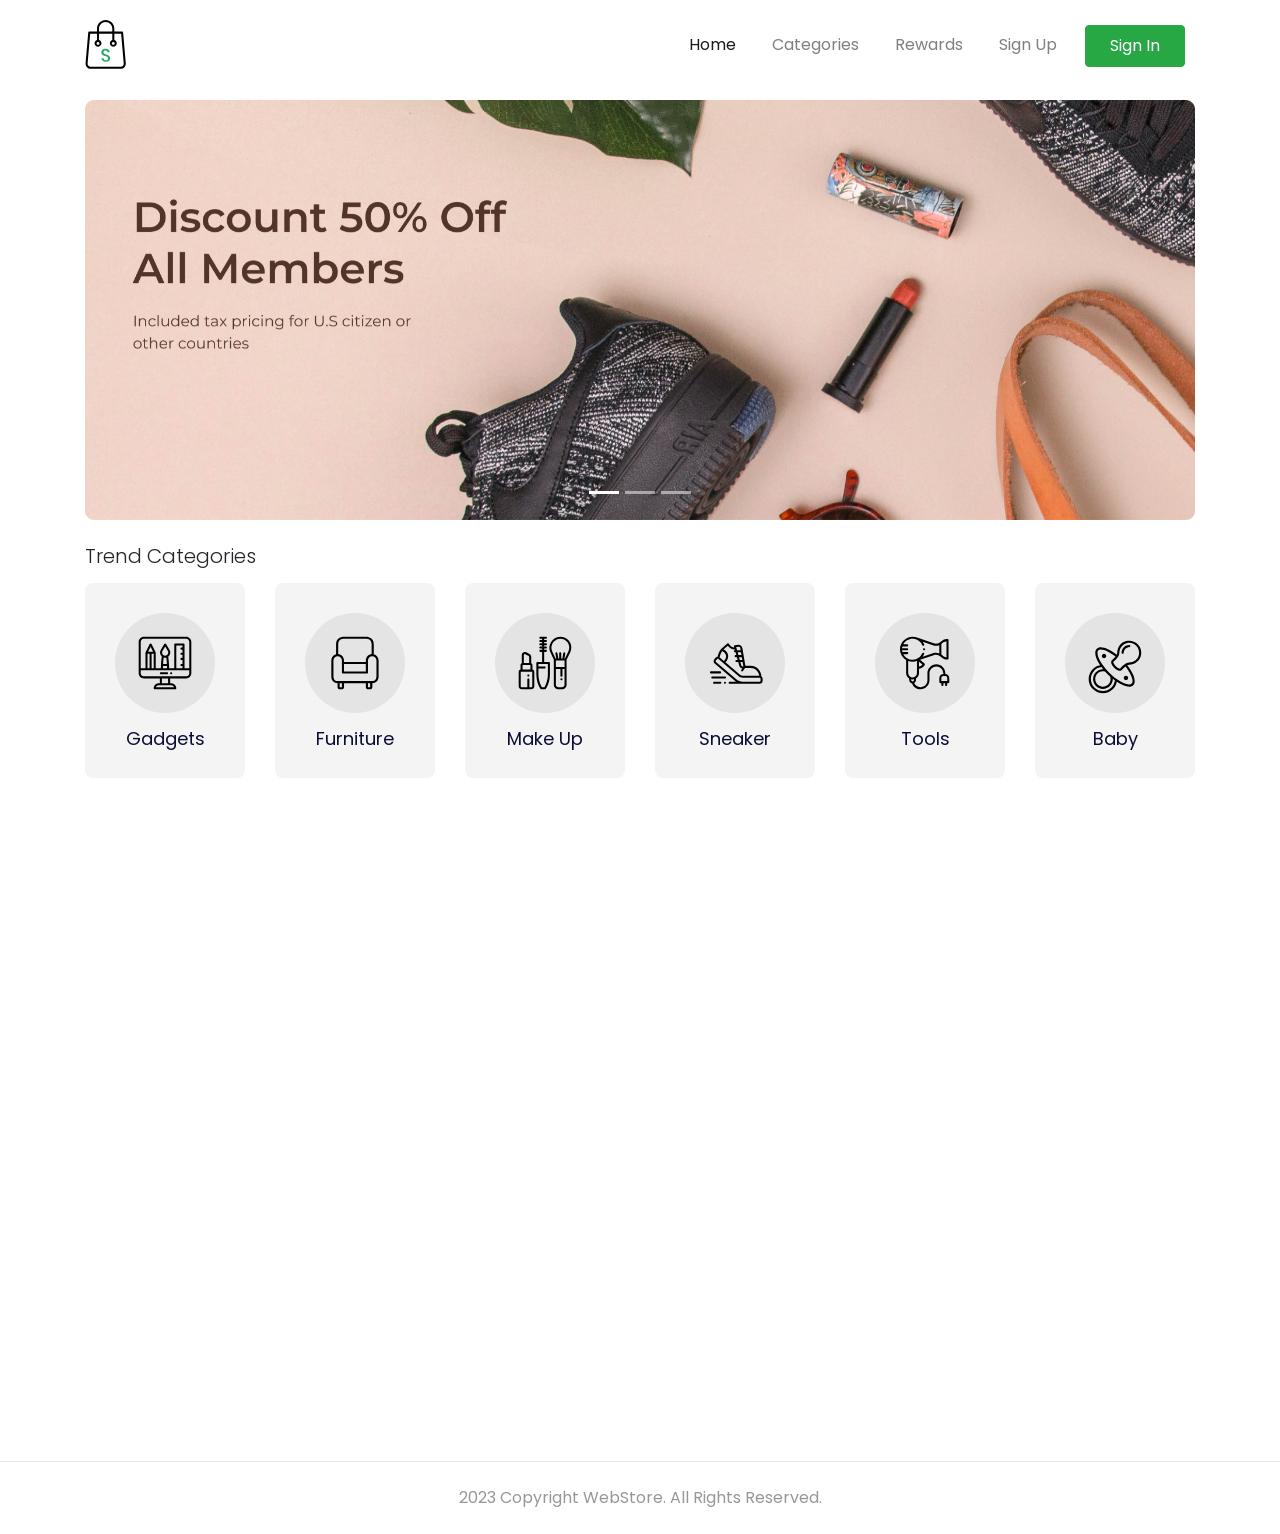
<file: index.html>
<!DOCTYPE html>
<html lang="en">

<head>
  <meta charset="utf-8" />
  <meta name="viewport" content="width=device-width, initial-scale=1, shrink-to-fit=no" />
  <meta name="description" content="" />
  <meta name="author" content="" />

  <title>Store - Your Best Marketplace</title>

  <link href="https://unpkg.com/aos@2.3.1/dist/aos.css" rel="stylesheet" />
  <link href="style/main.css" rel="stylesheet" />
  <!-- <link rel="stylesheet" href="vendor/bootstrap/css/bootstrap.min.css" /> -->
</head>

<body>
  <nav class="navbar navbar-expand-lg navbar-light navbar-store fixed-top navbar-fixed-top" data-aos="fade-down">
    <div class="container">
      <a href="/index.html" class="navbar-brand">
        <img src="images/logo.svg" alt="logo" class="" />
      </a>
      <button class="navbar-toggler" type="button" data-toggle="collapse" data-target="#navbarResponsive">
        <span class="navbar-toggler-icon"></span>
      </button>
      <div class="collapse navbar-collapse" id="navbarResponsive">
        <ul class="navbar-nav ml-auto">
          <li class="nav-item active">
            <a href="/index.html" class="nav-link">Home</a>
          </li>
          <li class="nav-item">
            <a href="/categories.html" class="nav-link">Categories</a>
          </li>
          <li class="nav-item">
            <a href="#" class="nav-link">Rewards</a>
          </li>
          <li class="nav-item">
            <a href="/register.html" class="nav-link">Sign Up</a>
          </li>
          <li class="nav-item">
            <a href="/login.html" class="btn btn-success nav-link px-4 text-white">Sign In</a>
          </li>
        </ul>
      </div>
    </div>
  </nav>

  <!-- Page Content -->
  <div class="page-content page-home">
    <section class="store-carousel">
      <div class="container">
        <div class="row">
          <div class="col-lg-12" data-aos="zoom-in">
            <div id="storeCarousel" class="carousel slide" data-ride="carousel">
              <ol class="carousel-indicators">
                <li class="active" data-target="#storeCarousel" data-slide-to="0"></li>
                <li data-target="#storeCarousel" data-slide-to="1"></li>
                <li data-target="#storeCarousel" data-slide-to="2"></li>
              </ol>
              <div class="carousel-inner">
                <div class="carousel-item active">
                  <img src="/images/banner.jpg" alt="Carousel" class="d-block w-100" />
                </div>
                <div class="carousel-item">
                  <img src="/images/banner.jpg" alt="Carousel" class="d-block w-100" />
                </div>
                <div class="carousel-item">
                  <img src="/images/banner.jpg" alt="Carousel" class="d-block w-100" />
                </div>
              </div>
            </div>
          </div>
        </div>
      </div>
    </section>
    <section class="store-trend-categories mt-4">
      <div class="container">
        <div class="row">
          <div class="col-12" data-aos="fade-up">
            <h5>Trend Categories</h5>
          </div>
        </div>
        <div class="row">
          <div class="col-6 col-md-3 col-lg-2" data-aos="fade-up" data-aos-delay="100">
            <a href="#" class="component-categories d-block">
              <div class="categories-image">
                <img src="images/categories-gadgets.svg" alt="" class="w-100" />
                <p class="categories-text">Gadgets</p>
              </div>
            </a>
          </div>
          <div class="col-6 col-md-3 col-lg-2" data-aos="fade-up" data-aos-delay="200">
            <a href="#" class="component-categories d-block">
              <div class="categories-image">
                <img src="images/categories-furniture.svg" alt="" class="w-100" />
                <p class="categories-text">Furniture</p>
              </div>
            </a>
          </div>
          <div class="col-6 col-md-3 col-lg-2" data-aos="fade-up" data-aos-delay="300">
            <a href="#" class="component-categories d-block">
              <div class="categories-image">
                <img src="images/categories-makeup.svg" alt="" class="w-100" />
                <p class="categories-text">Make Up</p>
              </div>
            </a>
          </div>
          <div class="col-6 col-md-3 col-lg-2" data-aos="fade-up" data-aos-delay="400">
            <a href="#" class="component-categories d-block">
              <div class="categories-image">
                <img src="images/categories-sneaker.svg" alt="" class="w-100" />
                <p class="categories-text">Sneaker</p>
              </div>
            </a>
          </div>
          <div class="col-6 col-md-3 col-lg-2" data-aos="fade-up" data-aos-delay="500">
            <a href="#" class="component-categories d-block">
              <div class="categories-image">
                <img src="images/categories-tools.svg" alt="" class="w-100" />
                <p class="categories-text">Tools</p>
              </div>
            </a>
          </div>
          <div class="col-6 col-md-3 col-lg-2" data-aos="fade-up" data-aos-delay="600">
            <a href="#" class="component-categories d-block">
              <div class="categories-image">
                <img src="images/categories-baby.svg" alt="" class="w-100" />
                <p class="categories-text">Baby</p>
              </div>
            </a>
          </div>
        </div>
      </div>
    </section>
    <!-- Products Content -->
    <section class="store-new-products">
      <div class="container">
        <div class="row">
          <div class="col-12" data-aos="fade-up">
            <h5>New Products</h5>
          </div>
        </div>
        <div class="row">
          <div class="col-6 col-md-4 col-lg-3" data-aos="fade-up" data-aos-delay="100">
            <a href="/details.html" class="component-products d-block">
              <div class="products-thumbnail">
                <div class="products-image" style="background-image: url('/images/products-apple-watch.jpg');">

                </div>

              </div>
              <div class="products-text">
                Apple Watch 4
              </div>
              <div class="products-price">
                $898
              </div>
            </a>
          </div>
          <div class="col-6 col-md-4 col-lg-3" data-aos="fade-up" data-aos-delay="200">
            <a href="/details.html" class="component-products d-block">
              <div class="products-thumbnail">
                <div class="products-image" style="background-image: url('/images/products-orange-bogotta.jpg');">

                </div>

              </div>
              <div class="products-text">
                Orange Bogotta
              </div>
              <div class="products-price">
                $94,509
              </div>
            </a>
          </div>
          <div class="col-6 col-md-4 col-lg-3" data-aos="fade-up" data-aos-delay="300">
            <a href="/details.html" class="component-products d-block">
              <div class="products-thumbnail">
                <div class="products-image" style="background-image: url('/images/products-sofa-ternyaman.jpg');">

                </div>

              </div>
              <div class="products-text">
                Sofa Ternyaman
              </div>
              <div class="products-price">
                $1,409
              </div>
            </a>
          </div>
          <div class="col-6 col-md-4 col-lg-3" data-aos="fade-up" data-aos-delay="400">
            <a href="/details.html" class="component-products d-block">
              <div class="products-thumbnail">
                <div class="products-image" style="background-image: url('/images/products-bubuk-maketti.jpg');">

                </div>

              </div>
              <div class="products-text">
                Bubuk Maketti
              </div>
              <div class="products-price">
                $225
              </div>
            </a>
          </div>
          <div class="col-6 col-md-4 col-lg-3" data-aos="fade-up" data-aos-delay="500">
            <a href="/details.html" class="component-products d-block">
              <div class="products-thumbnail">
                <div class="products-image" style="background-image: url('/images/products-tatakan-gelas.jpg');">

                </div>

              </div>
              <div class="products-text">
                Tatakan Gelas
              </div>
              <div class="products-price">
                $45,184
              </div>
            </a>
          </div>
          <div class="col-6 col-md-4 col-lg-3" data-aos="fade-up" data-aos-delay="600">
            <a href="/details.html" class="component-products d-block">
              <div class="products-thumbnail">
                <div class="products-image" style="background-image: url('/images/products-mavic-kawe.jpg');">

                </div>
                
              </div>
              <div class="products-text">
                Mavic Kawe
              </div>
              <div class="products-price">
                $503
              </div>
            </a>
          </div>
          <div class="col-6 col-md-4 col-lg-3" data-aos="fade-up" data-aos-delay="700">
            <a href="/details.html" class="component-products d-block">
              <div class="products-thumbnail">
                <div class="products-image" style="background-image: url('/images/products-black-edition-nike.jpg');">

                </div>

              </div>
              <div class="products-text">
                Black Edition Nike
              </div>
              <div class="products-price">
                $70,482
              </div>
            </a>
          </div>
          <div class="col-6 col-md-4 col-lg-3" data-aos="fade-up" data-aos-delay="800">
            <a href="/details.html" class="component-products d-block">
              <div class="products-thumbnail">
                <div class="products-image" style="background-image: url('/images/products-monkey-toys.jpg');">

                </div>

              </div>
              <div class="products-text">
                Monkey Toys
              </div>
              <div class="products-price">
                $783
              </div>
            </a>
          </div>
        </div>
      </div>
    </section>
  </div>

  <!-- Footer -->
  <footer>
    <div class="container">
      <div class="row">
        <div class="col-12 text-center">
          <p class="pt-4 pb-2">
            2023 Copyright WebStore. All Rights Reserved.
          </p>
        </div>
      </div>
    </div>
  </footer>

  <!-- Bootstrap core JavaScript -->
  <script src="/vendor/jquery/jquery.slim.min.js"></script>
  <script src="/vendor/bootstrap/js/bootstrap.bundle.min.js"></script>
  <script src="https://unpkg.com/aos@2.3.1/dist/aos.js"></script>
  <script>
    AOS.init();
  </script>
  <script src="/script/navbar-scroll.js"></script>
</body>

</html>
</file>
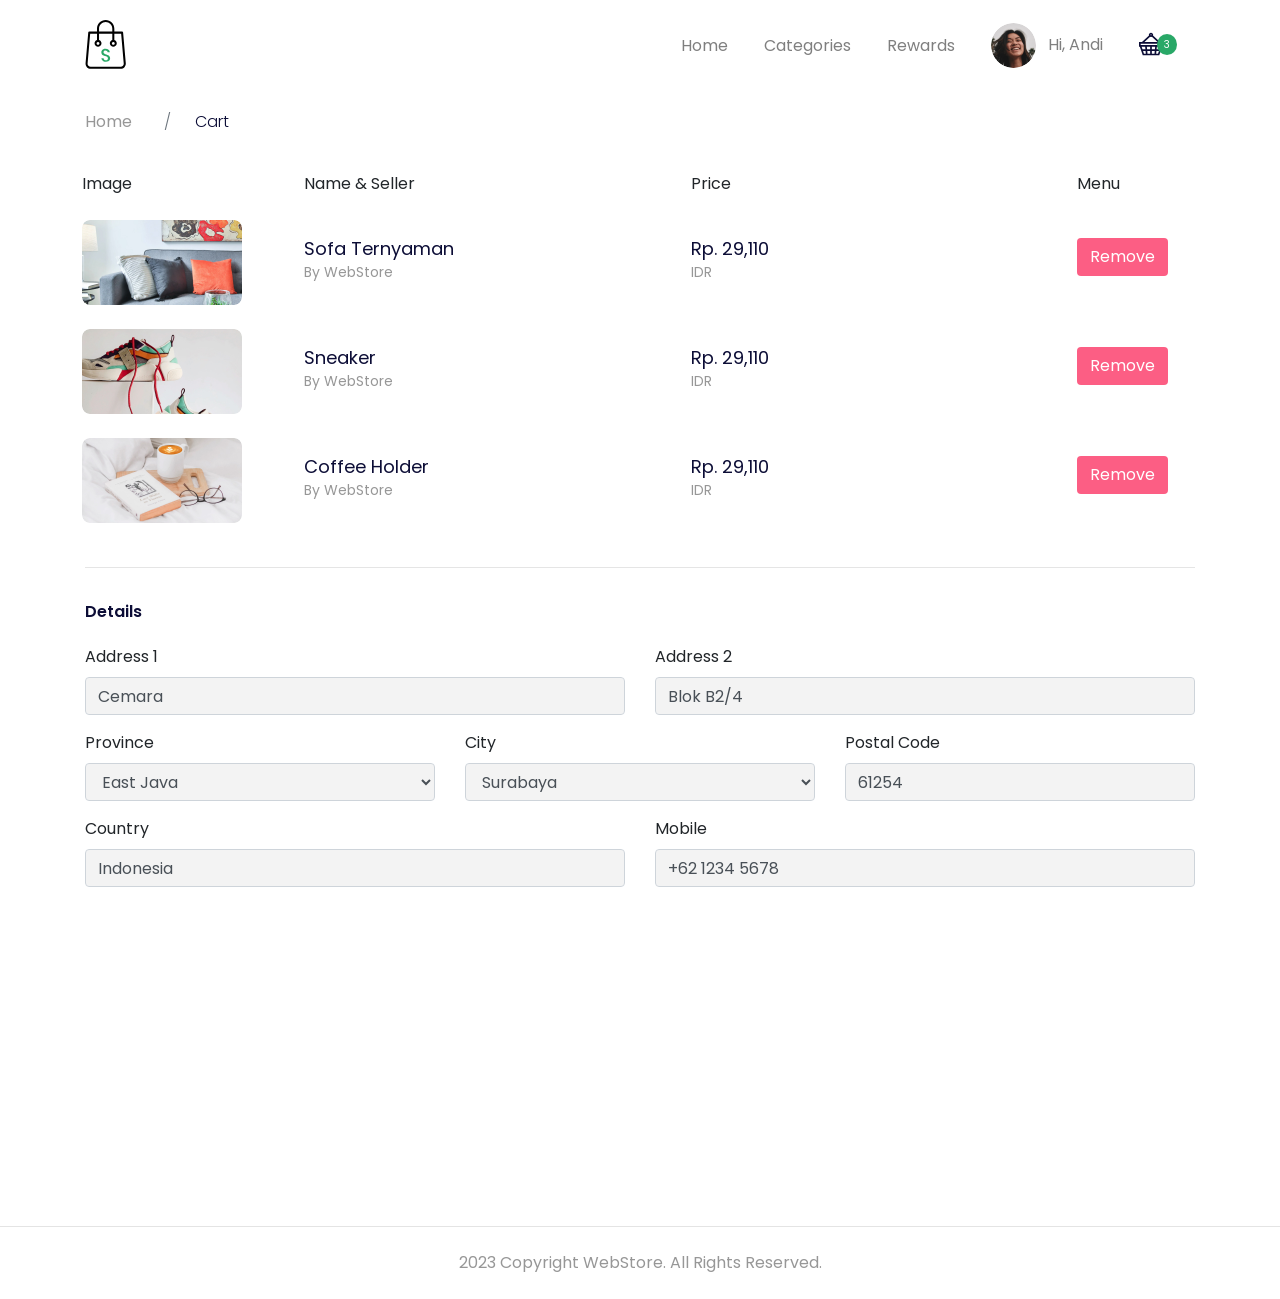
<file: cart.html>
<!DOCTYPE html>
<html lang="en">

<head>
  <meta charset="utf-8" />
  <meta name="viewport" content="width=device-width, initial-scale=1, shrink-to-fit=no" />
  <meta name="description" content="" />
  <meta name="author" content="" />

  <title>Store - Your Best Marketplace</title>

  <link href="https://unpkg.com/aos@2.3.1/dist/aos.css" rel="stylesheet" />
  <link href="style/main.css" rel="stylesheet" />
  <!-- <link rel="stylesheet" href="vendor/bootstrap/css/bootstrap.min.css" /> -->
</head>

<body>
  <nav class="navbar navbar-expand-lg navbar-light navbar-store fixed-top navbar-fixed-top" data-aos="fade-down">
    <div class="container">
      <a href="/index.html" class="navbar-brand">
        <img src="images/logo.svg" alt="logo" class="" />
      </a>
      <button class="navbar-toggler" type="button" data-toggle="collapse" data-target="#navbarResponsive">
        <span class="navbar-toggler-icon"></span>
      </button>
      <div class="collapse navbar-collapse" id="navbarResponsive">
        <ul class="navbar-nav ml-auto">
          <li class="nav-item">
            <a href="/index.html" class="nav-link">Home</a>
          </li>
          <li class="nav-item ">
            <a href="/categories.html" class="nav-link">Categories</a>
          </li>
          <li class="nav-item">
            <a href="#" class="nav-link">Rewards</a>
          </li>


        </ul>
        <!-- Desktop Menu -->
        <ul class="navbar-nav d-none d-lg-flex">
          <li class="nav-item dropdown">
            <a href="#" class="nav-link" id="navbarDropdown" role="button" data-toggle="dropdown">
              <img src="/images/icon-user.png" alt="" class="rounded-circle mr-2 profile-picture">
              Hi, Andi
            </a>
            <div class="dropdown-menu">
              <a href="/dashboard.html" class="dropdown-item">Dashboard</a>
              <a href="/dashboard-account.html" class="dropdown-item">Settings</a>
              <div class="dropdown-divider"></div>
              <a href="/" class="dropdown-item">Logout</a>

            </div>
          </li>
          <li class="nav-item">
            <a href="#" class="nav-link d-inline-block mt-2">
              <img src="/images/icon-cart-filled.svg" alt="">
              <div class="card-badge">3</div>
            </a>
          </li>
        </ul>

        <!-- Mobile Menu -->
        <ul class="navbar-nav d-block d-lg-none">
          <li class="nav-item">
            <a href="#" class="nav-link">Hi, Andi</a>
          </li>
          <li class="nav-item">
            <a href="#" class="nav-link d-inline-block">Cart</a>
          </li>
        </ul>
      </div>
    </div>
  </nav>


  <!-- Page Content -->
  <div class="page-content page-cart">
    <section class="store-breadcrumbs" data-aos="fade-down" data-aos-delay="100">
      <div class="container">
        <div class="row">
          <div class="col-12">
            <nav>
              <ol class="breadcrumb">
                <li class="breadcrumb-item">
                  <a href="/index.html">Home</a>
                </li>
                <li class="breadcrumb-item active">
                  Cart
                </li>
              </ol>
            </nav>
          </div>
        </div>
      </div>
    </section>


    <section class="store-cart">
      <div class="container">
        <div class="row" data-aos="fade-up" data-aos-delay="100">

          <div class="col-12 table-responsive">
            <table class="table table-borderless table-cart">
              <thead>
                <tr>
                  <td>Image</td>
                  <td>Name &amp; Seller</td>
                  <td>Price</td>
                  <td>Menu</td>
                </tr>
              </thead>
              <tbody>
                <tr>
                  <td style="width: 20%;">
                    <img src="/images/product-cart-1.jpg" alt="" class="cart-image">

                  </td>
                  <td style="width: 35%;">
                    <div class="product-title">Sofa Ternyaman</div>
                    <div class="product-subtitle">By WebStore</div>
                  </td>
                  <td style="width: 35%;">
                    <div class="product-title">Rp. 29,110</div>
                    <div class="product-subtitle">IDR</div>
                  </td>
                  <td style="width: 20%;">
                    <a href="#" class="btn btn-remove-cart">
                      Remove
                    </a>
                  </td>
                </tr>
                <tr>
                  <td style="width: 20%;">
                    <img src="/images/product-cart-2.jpg" alt="" class="cart-image">

                  </td>
                  <td style="width: 35%;">
                    <div class="product-title">Sneaker</div>
                    <div class="product-subtitle">By WebStore</div>
                  </td>
                  <td style="width: 35%;">
                    <div class="product-title">Rp. 29,110</div>
                    <div class="product-subtitle">IDR</div>
                  </td>
                  <td style="width: 20%;">
                    <a href="#" class="btn btn-remove-cart">
                      Remove
                    </a>
                  </td>
                </tr>
                <tr>
                  <td style="width: 20%;">
                    <img src="/images/product-cart-3.jpg" alt="" class="cart-image">

                  </td>
                  <td style="width: 35%;">
                    <div class="product-title">Coffee Holder</div>
                    <div class="product-subtitle">By WebStore</div>
                  </td>
                  <td style="width: 35%;">
                    <div class="product-title">Rp. 29,110</div>
                    <div class="product-subtitle">IDR</div>
                  </td>
                  <td style="width: 20%;">
                    <a href="#" class="btn btn-remove-cart">
                      Remove
                    </a>
                  </td>
                </tr>
              </tbody>
            </table>
          </div>
        </div>

        <div class="row" data-aos="fade-up" data-aos-delay="150">
          <div class="col-12">
            <hr>
          </div>
          <div class="col-12">
            <h2 class="mb-4">Details</h2>
          </div>
        </div>

        <div class="row mb-2" data-aos="fade-up" data-aos-delay="200">
          <div class="col-md-6">
            <div class="form-group">
              <label for="addressOne">Address 1</label>
              <input type="text" class="form-control" id="addressOne" name="addressOne" value="Cemara">
            </div>
          </div>

          <div class="col-md-6">
            <div class="form-group">
              <label for="addressTwo">Address 2</label>
              <input type="text" class="form-control" id="addressTwo" name="addressTwo" value="Blok B2/4">
            </div>
          </div>

          <div class="col-md-4">
            <div class="form-group">
              <label for="province">Province</label>
              <select name="province" id="province" class="form-control">
                <option value="East Java">East Java</option>
              </select>
            </div>
          </div>

          <div class="col-md-4">
            <div class="form-group">
              <label for="city">City</label>
              <select name="city" id="city" class="form-control">
                <option value="Surabaya">Surabaya</option>
              </select>
            </div>
          </div>

          <div class="col-md-4">
            <div class="form-group">
              <label for="postalCode">Postal Code</label>
              <input type="text" class="form-control" id="postalCode" name="postalCode" value="61254">
            </div>
          </div>

          <div class="col-md-6">
            <div class="form-group">
              <label for="country">Country</label>
              <input type="text" class="form-control" id="country" name="country" value="Indonesia">
            </div>
          </div>

          <div class="col-md-6">
            <div class="form-group">
              <label for="mobile">Mobile</label>
              <input type="text" class="form-control" id="mobile" name="mobile" value="+62 1234 5678">
            </div>
          </div>

        </div>

        <div class="row" data-aos="fade-up" data-aos-delay="150">
          <div class="col-12">
            <hr>
          </div>
          <div class="col-12">
            <h2 class="mb-4">Payment Informations</h2>
          </div>
        </div>

        <div class="row" data-aos="fade-up" data-aos-delay="200">
          <div class="col-4 col-md-2">
            <div class="product-title">Rp. 150,000</div>
            <div class="product-subtitle">Tax</div>
          </div>

          <div class="col-4 col-md-3">
            <div class="product-title">Rp. 300,000</div>
            <div class="product-subtitle">Product Insurance</div>
          </div>

          <div class="col-4 col-md-2">
            <div class="product-title">Rp. 30,000</div>
            <div class="product-subtitle">Shipment to Surabaya</div>
          </div>

          <div class="col-4 col-md-2">
            <div class="product-title text-success">Rp. 480,000</div>
            <div class="product-subtitle">Total</div>
          </div>

          <div class="col-8 col-md-3">
            <a href="/success.html" class="btn btn-success mt-4 px-4 btn-block">Checkout Now</a>
          </div>

        </div>
      </div>
    </section>






  </div>

  <!-- Footer -->
  <footer>
    <div class="container">
      <div class="row">
        <div class="col-12 text-center">
          <p class="pt-4 pb-2">
            2023 Copyright WebStore. All Rights Reserved.
          </p>
        </div>
      </div>
    </div>
  </footer>

  <!-- Bootstrap core JavaScript -->
  <script src="/vendor/jquery/jquery.slim.min.js"></script>
  <script src="/vendor/bootstrap/js/bootstrap.bundle.min.js"></script>
  <script src="https://unpkg.com/aos@2.3.1/dist/aos.js"></script>
  <script>
    AOS.init();
  </script>

  <script src="/script/navbar-scroll.js"></script>
</body>

</html>
</file>
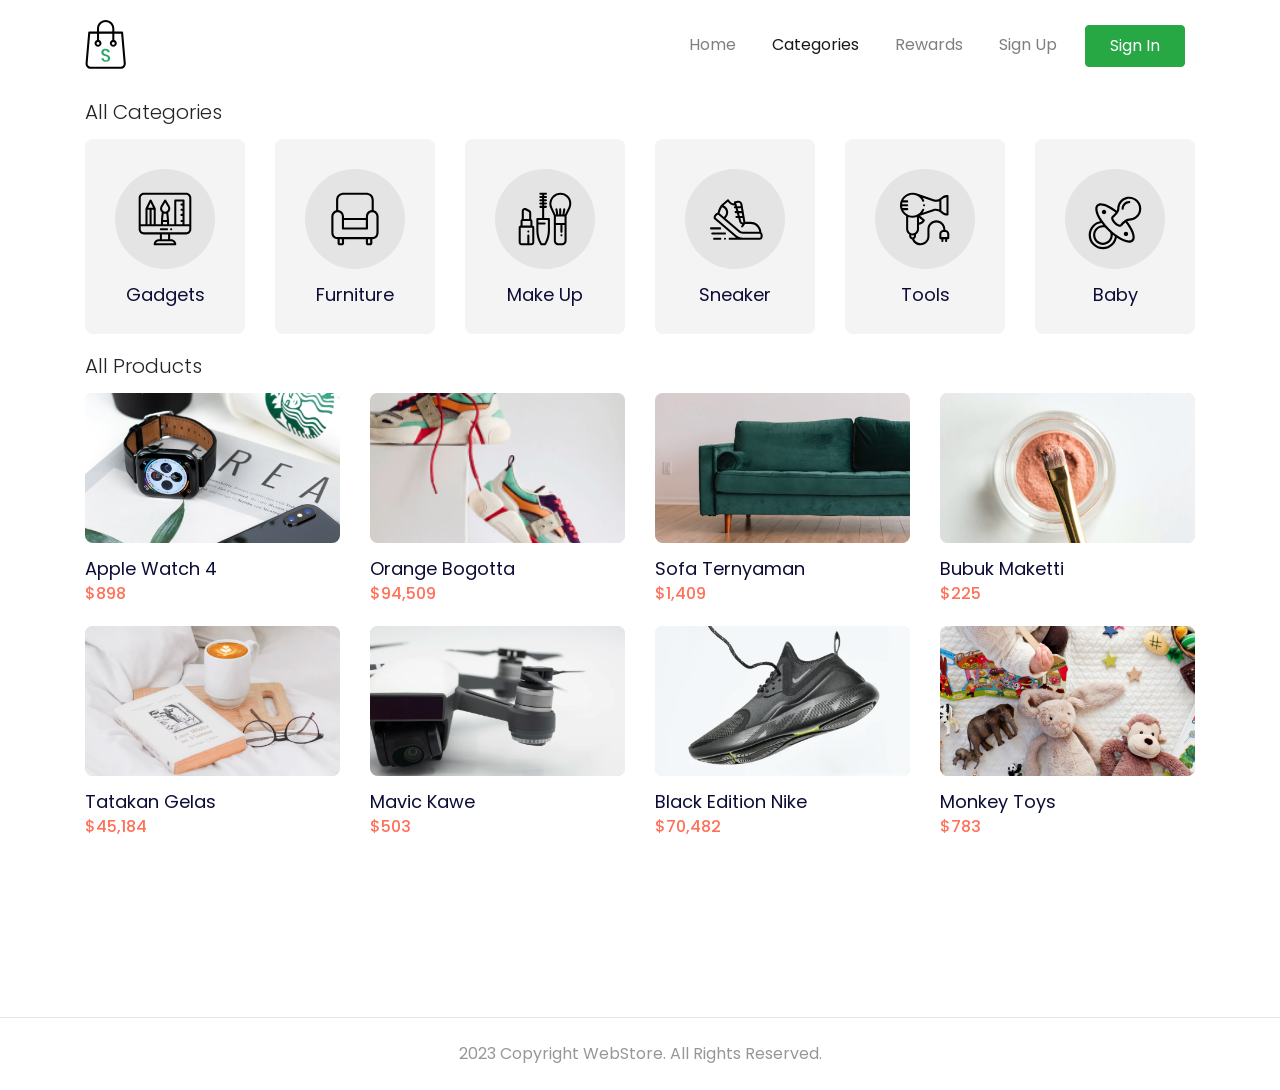
<file: categories.html>
<!DOCTYPE html>
<html lang="en">

<head>
  <meta charset="utf-8" />
  <meta name="viewport" content="width=device-width, initial-scale=1, shrink-to-fit=no" />
  <meta name="description" content="" />
  <meta name="author" content="" />

  <title>Store - Your Best Marketplace</title>

  <link href="https://unpkg.com/aos@2.3.1/dist/aos.css" rel="stylesheet" />
  <link href="style/main.css" rel="stylesheet" />
  <!-- <link rel="stylesheet" href="vendor/bootstrap/css/bootstrap.min.css" /> -->
</head>

<body>
  <nav class="navbar navbar-expand-lg navbar-light navbar-store fixed-top navbar-fixed-top" data-aos="fade-down">
    <div class="container">
      <a href="/index.html" class="navbar-brand">
        <img src="images/logo.svg" alt="logo" class="" />
      </a>
      <button class="navbar-toggler" type="button" data-toggle="collapse" data-target="#navbarResponsive">
        <span class="navbar-toggler-icon"></span>
      </button>
      <div class="collapse navbar-collapse" id="navbarResponsive">
        <ul class="navbar-nav ml-auto">
          <li class="nav-item">
            <a href="/index.html" class="nav-link">Home</a>
          </li>
          <li class="nav-item active">
            <a href="/categories.html" class="nav-link">Categories</a>
          </li>
          <li class="nav-item">
            <a href="#" class="nav-link">Rewards</a>
          </li>
          <li class="nav-item">
            <a href="/register.html" class="nav-link">Sign Up</a>
          </li>
          <li class="nav-item">
            <a href="/login.html" class="btn btn-success nav-link px-4 text-white">Sign In</a>
          </li>
        </ul>
      </div>
    </div>
  </nav>

  <!-- Page Content -->
  <div class="page-content page-home">

    <section class="store-trend-categories mt-4">
      <div class="container">
        <div class="row">
          <div class="col-12" data-aos="fade-up">
            <h5>All Categories</h5>
          </div>
        </div>
        <div class="row">
          <div class="col-6 col-md-3 col-lg-2" data-aos="fade-up" data-aos-delay="100">
            <a href="#" class="component-categories d-block">
              <div class="categories-image">
                <img src="images/categories-gadgets.svg" alt="" class="w-100" />
                <p class="categories-text">Gadgets</p>
              </div>
            </a>
          </div>
          <div class="col-6 col-md-3 col-lg-2" data-aos="fade-up" data-aos-delay="200">
            <a href="#" class="component-categories d-block">
              <div class="categories-image">
                <img src="images/categories-furniture.svg" alt="" class="w-100" />
                <p class="categories-text">Furniture</p>
              </div>
            </a>
          </div>
          <div class="col-6 col-md-3 col-lg-2" data-aos="fade-up" data-aos-delay="300">
            <a href="#" class="component-categories d-block">
              <div class="categories-image">
                <img src="images/categories-makeup.svg" alt="" class="w-100" />
                <p class="categories-text">Make Up</p>
              </div>
            </a>
          </div>
          <div class="col-6 col-md-3 col-lg-2" data-aos="fade-up" data-aos-delay="400">
            <a href="#" class="component-categories d-block">
              <div class="categories-image">
                <img src="images/categories-sneaker.svg" alt="" class="w-100" />
                <p class="categories-text">Sneaker</p>
              </div>
            </a>
          </div>
          <div class="col-6 col-md-3 col-lg-2" data-aos="fade-up" data-aos-delay="500">
            <a href="#" class="component-categories d-block">
              <div class="categories-image">
                <img src="images/categories-tools.svg" alt="" class="w-100" />
                <p class="categories-text">Tools</p>
              </div>
            </a>
          </div>
          <div class="col-6 col-md-3 col-lg-2" data-aos="fade-up" data-aos-delay="600">
            <a href="#" class="component-categories d-block">
              <div class="categories-image">
                <img src="images/categories-baby.svg" alt="" class="w-100" />
                <p class="categories-text">Baby</p>
              </div>
            </a>
          </div>
        </div>
      </div>
    </section>
    <!-- Products Content -->
    <section class="store-new-products">
      <div class="container">
        <div class="row">
          <div class="col-12" data-aos="fade-up">
            <h5>All Products</h5>
          </div>
        </div>
        <div class="row">
          <div class="col-6 col-md-4 col-lg-3" data-aos="fade-up" data-aos-delay="100">
            <a href="/details.html" class="component-products d-block">
              <div class="products-thumbnail">
                <div class="products-image" style="background-image: url('/images/products-apple-watch.jpg');">

                </div>

              </div>
              <div class="products-text">
                Apple Watch 4
              </div>
              <div class="products-price">
                $898
              </div>
            </a>
          </div>
          <div class="col-6 col-md-4 col-lg-3" data-aos="fade-up" data-aos-delay="200">
            <a href="/details.html" class="component-products d-block">
              <div class="products-thumbnail">
                <div class="products-image" style="background-image: url('/images/products-orange-bogotta.jpg');">

                </div>

              </div>
              <div class="products-text">
                Orange Bogotta
              </div>
              <div class="products-price">
                $94,509
              </div>
            </a>
          </div>
          <div class="col-6 col-md-4 col-lg-3" data-aos="fade-up" data-aos-delay="300">
            <a href="/details.html" class="component-products d-block">
              <div class="products-thumbnail">
                <div class="products-image" style="background-image: url('/images/products-sofa-ternyaman.jpg');">

                </div>

              </div>
              <div class="products-text">
                Sofa Ternyaman
              </div>
              <div class="products-price">
                $1,409
              </div>
            </a>
          </div>
          <div class="col-6 col-md-4 col-lg-3" data-aos="fade-up" data-aos-delay="400">
            <a href="/details.html" class="component-products d-block">
              <div class="products-thumbnail">
                <div class="products-image" style="background-image: url('/images/products-bubuk-maketti.jpg');">

                </div>

              </div>
              <div class="products-text">
                Bubuk Maketti
              </div>
              <div class="products-price">
                $225
              </div>
            </a>
          </div>
          <div class="col-6 col-md-4 col-lg-3" data-aos="fade-up" data-aos-delay="500">
            <a href="/details.html" class="component-products d-block">
              <div class="products-thumbnail">
                <div class="products-image" style="background-image: url('/images/products-tatakan-gelas.jpg');">

                </div>

              </div>
              <div class="products-text">
                Tatakan Gelas
              </div>
              <div class="products-price">
                $45,184
              </div>
            </a>
          </div>
          <div class="col-6 col-md-4 col-lg-3" data-aos="fade-up" data-aos-delay="600">
            <a href="/details.html" class="component-products d-block">
              <div class="products-thumbnail">
                <div class="products-image" style="background-image: url('/images/products-mavic-kawe.jpg');">

                </div>

              </div>
              <div class="products-text">
                Mavic Kawe
              </div>
              <div class="products-price">
                $503
              </div>
            </a>
          </div>
          <div class="col-6 col-md-4 col-lg-3" data-aos="fade-up" data-aos-delay="700">
            <a href="/details.html" class="component-products d-block">
              <div class="products-thumbnail">
                <div class="products-image" style="background-image: url('/images/products-black-edition-nike.jpg');">

                </div>

              </div>
              <div class="products-text">
                Black Edition Nike
              </div>
              <div class="products-price">
                $70,482
              </div>
            </a>
          </div>
          <div class="col-6 col-md-4 col-lg-3" data-aos="fade-up" data-aos-delay="800">
            <a href="/details.html" class="component-products d-block">
              <div class="products-thumbnail">
                <div class="products-image" style="background-image: url('/images/products-monkey-toys.jpg');">

                </div>

              </div>
              <div class="products-text">
                Monkey Toys
              </div>
              <div class="products-price">
                $783
              </div>
            </a>
          </div>
        </div>
      </div>
    </section>
  </div>

  <!-- Footer -->
  <footer>
    <div class="container">
      <div class="row">
        <div class="col-12 text-center">
          <p class="pt-4 pb-2">
            2023 Copyright WebStore. All Rights Reserved.
          </p>
        </div>
      </div>
    </div>
  </footer>

  <!-- Bootstrap core JavaScript -->
  <script src="/vendor/jquery/jquery.slim.min.js"></script>
  <script src="/vendor/bootstrap/js/bootstrap.bundle.min.js"></script>
  <script src="https://unpkg.com/aos@2.3.1/dist/aos.js"></script>
  <script>
    AOS.init();
  </script>
  <script src="/script/navbar-scroll.js"></script>
</body>

</html>
</file>
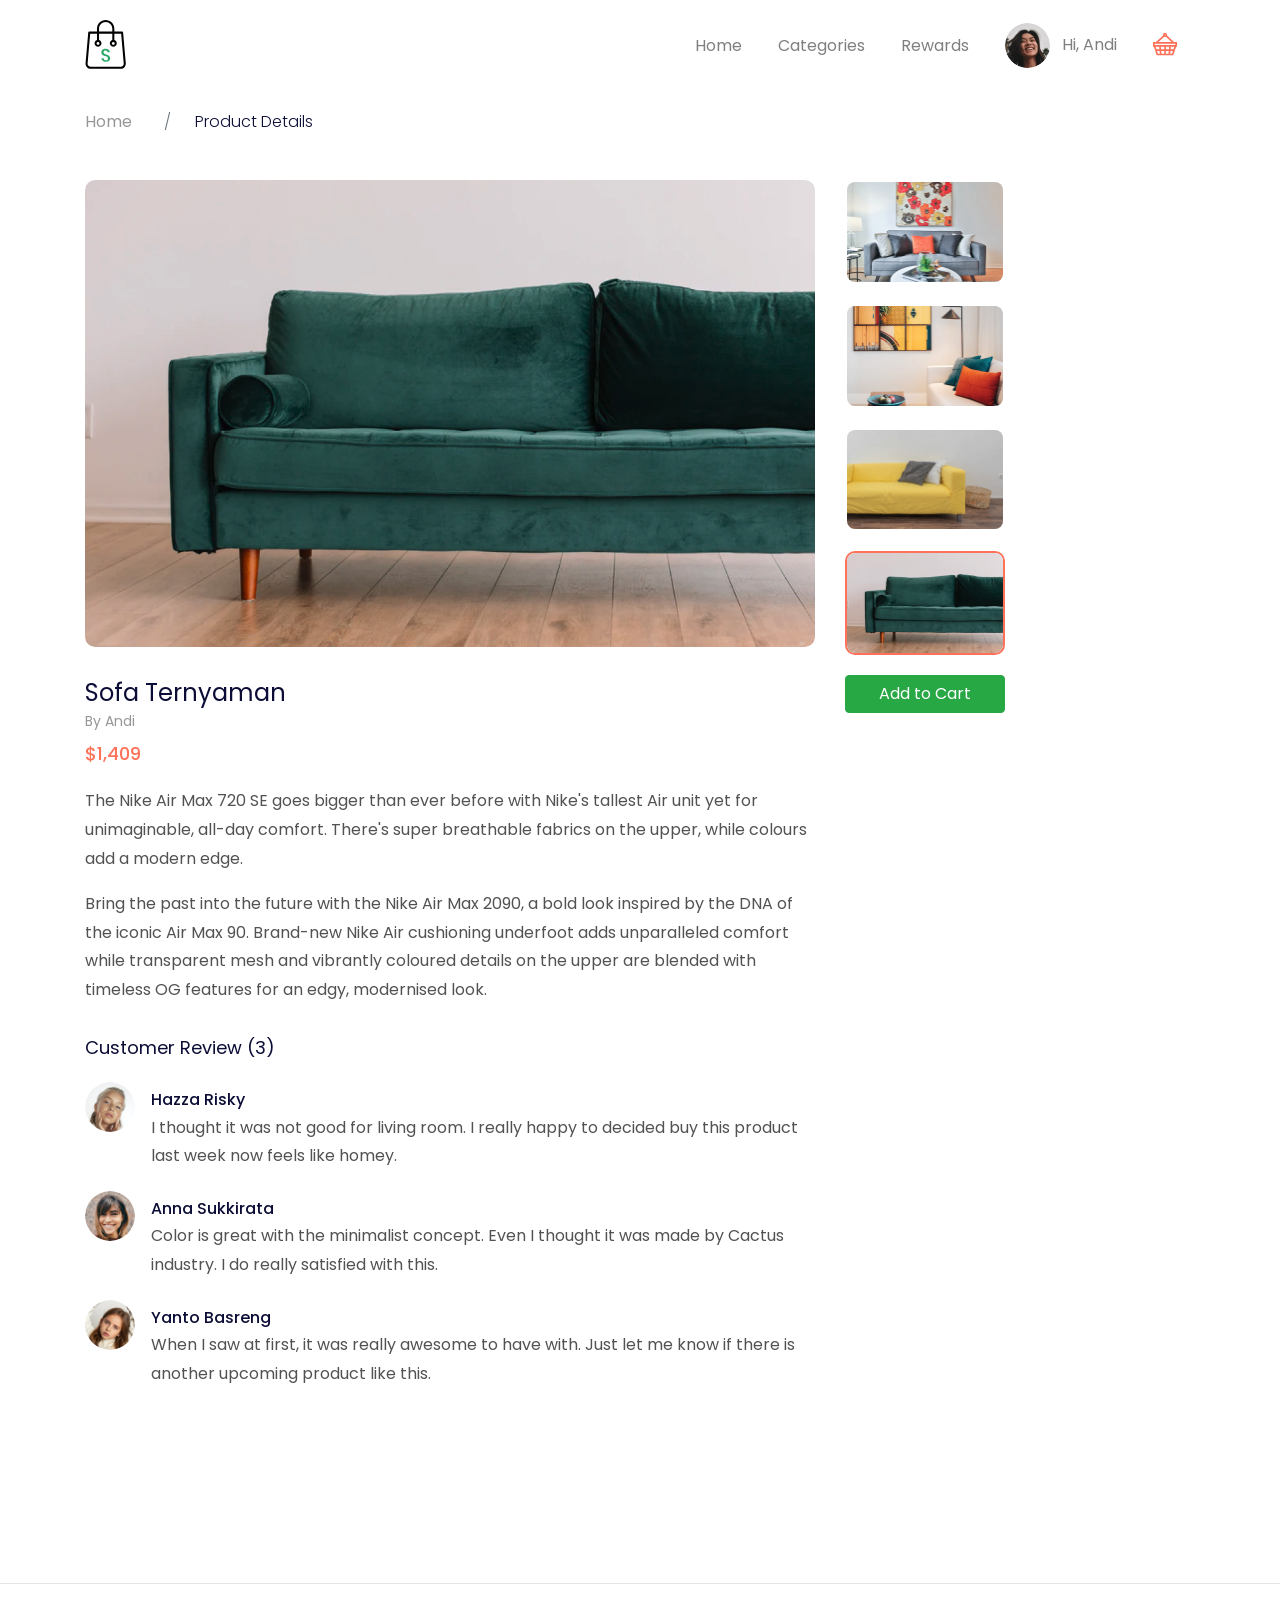
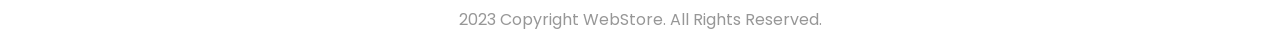
<file: details.html>
<!DOCTYPE html>
<html lang="en">

<head>
  <meta charset="utf-8" />
  <meta name="viewport" content="width=device-width, initial-scale=1, shrink-to-fit=no" />
  <meta name="description" content="" />
  <meta name="author" content="" />

  <title>Store - Your Best Marketplace</title>

  <link href="https://unpkg.com/aos@2.3.1/dist/aos.css" rel="stylesheet" />
  <link href="style/main.css" rel="stylesheet" />
  <!-- <link rel="stylesheet" href="vendor/bootstrap/css/bootstrap.min.css" /> -->
</head>

<body>
  <nav class="navbar navbar-expand-lg navbar-light navbar-store fixed-top navbar-fixed-top" data-aos="fade-down">
    <div class="container">
      <a href="/index.html" class="navbar-brand">
        <img src="images/logo.svg" alt="logo" class="" />
      </a>
      <button class="navbar-toggler" type="button" data-toggle="collapse" data-target="#navbarResponsive">
        <span class="navbar-toggler-icon"></span>
      </button>
      <div class="collapse navbar-collapse" id="navbarResponsive">
        <ul class="navbar-nav ml-auto">
          <li class="nav-item">
            <a href="/index.html" class="nav-link">Home</a>
          </li>
          <li class="nav-item ">
            <a href="/categories.html" class="nav-link">Categories</a>
          </li>
          <li class="nav-item">
            <a href="#" class="nav-link">Rewards</a>
          </li>


        </ul>
        <!-- Desktop Menu -->
        <ul class="navbar-nav d-none d-lg-flex">
          <li class="nav-item dropdown">
            <a href="#" class="nav-link" id="navbarDropdown" role="button" data-toggle="dropdown">
              <img src="/images/icon-user.png" alt="" class="rounded-circle mr-2 profile-picture">
              Hi, Andi
            </a>
            <div class="dropdown-menu">
              <a href="/dashboard.html" class="dropdown-item">Dashboard</a>
              <a href="/dashboard-account.html" class="dropdown-item">Settings</a>
              <div class="dropdown-divider"></div>
              <a href="/" class="dropdown-item">Logout</a>

            </div>
          </li>
          <li class="nav-item">
            <a href="#" class="nav-link d-inline-block mt-2">
              <img src="/images/icon-cart-empty.svg" alt="">
            </a>
          </li>
        </ul>

        <!-- Mobile Menu -->
        <ul class="navbar-nav d-block d-lg-none">
          <li class="nav-item">
            <a href="#" class="nav-link">Hi, Andi</a>
          </li>
          <li class="nav-item">
            <a href="#" class="nav-link d-inline-block">Cart</a>
          </li>
        </ul>
      </div>
    </div>
  </nav>


  <!-- Page Content -->
  <div class="page-content page-details">
    <section class="store-breadcrumbs" data-aos="fade-down" data-aos-delay="100">
      <div class="container">
        <div class="row">
          <div class="col-12">
            <nav>
              <ol class="breadcrumb">
                <li class="breadcrumb-item">
                  <a href="/index.html">Home</a>
                </li>
                <li class="breadcrumb-item active">
                  Product Details
                </li>
              </ol>
            </nav>
          </div>
        </div>
      </div>
    </section>

    <section class="store-gallery" id="gallery">
      <div class="container">
        <div class="row">
          <div class="col-lg-8" data-aos="zoom-in">
            <transition name="slide-fade" mode="out-in">
              <!-- Vue.js -->
              <img :key="photos[activePhoto].id" :src="photos[activePhoto].url" class="w-100 main-image" alt="" />
            </transition>
          </div>
          <div class="col-lg-2">
            <div class="row">
              <div class="col-3 col-lg-12 mt-2 mt-lg-0" v-for="(photo, index) in photos" :key="photo.id"
                data-aos="zoom-in" data-aos-delay="100">
                <a href="#" @click="changeActive(index)">
                  <!-- Vue.js -->
                  <img :src="photo.url" class="w-100 thumbnail-image" :class="{ active: index == activePhoto }"
                    alt="" />
                </a>
              </div>
            </div>
          </div>
        </div>
      </div>
    </section>

    <div class="store-details-container" data-aos="fade-up">
      <section class="store-heading">
        <div class="container">
          <div class="row">
            <div class="col-lg-8">
              <h1>Sofa Ternyaman</h1>
              <div class="owner">By Andi</div>
              <div class="price">$1,409</div>
            </div>
            <div class="col-lg-2" data-aos="zoom-in">
              <a href="/cart.html" class="btn btn-success px-4 text-white btn-block mb-3">Add to Cart</a>
            </div>
          </div>
        </div>
      </section>
      <section class="store-description">
        <div class="container">
          <div class="row">
            <div class="col-12 col-lg-8">
              <p>
                The Nike Air Max 720 SE goes bigger than ever before with
                Nike's tallest Air unit yet for unimaginable, all-day comfort.
                There's super breathable fabrics on the upper, while colours
                add a modern edge.
              </p>
              <p>
                Bring the past into the future with the Nike Air Max 2090, a
                bold look inspired by the DNA of the iconic Air Max 90.
                Brand-new Nike Air cushioning underfoot adds unparalleled
                comfort while transparent mesh and vibrantly coloured details
                on the upper are blended with timeless OG features for an
                edgy, modernised look.
              </p>
            </div>
          </div>
        </div>
      </section>
      <section class="store-review">
        <div class="container">
          <div class="row">
            <div class="col-12 col-lg-8 mt-3 mb-3">
              <h5>Customer Review (3)</h5>
            </div>
          </div>
          <div class="row">
            <div class="col-12 col-lg-8">
              <ul class="list-unstyled">
                <li class="media">
                  <img src="/images/icon-testimonial-1.png" alt="" class="mr-3 rounded-circle">
                  <div class="media-body">
                    <h5 class="mt-2 mb-1">Hazza Risky</h5>
                    I thought it was not good for living room. I really happy
                    to decided buy this product last week now feels like
                    homey.
                  </div>
                </li>
                <li class="media">
                  <img src="/images/icon-testimonial-2.png" alt="" class="mr-3 rounded-circle">
                  <div class="media-body">
                    <h5 class="mt-2 mb-1">Anna Sukkirata</h5>
                    Color is great with the minimalist concept. Even I thought
                    it was made by Cactus industry. I do really satisfied with
                    this.
                  </div>
                </li>
                <li class="media">
                  <img src="/images/icon-testimonial-3.png" alt="" class="mr-3 rounded-circle">
                  <div class="media-body">
                    <h5 class="mt-2 mb-1">Yanto Basreng</h5>
                    When I saw at first, it was really awesome to have with.
                    Just let me know if there is another upcoming product like
                    this.
                  </div>
                </li>
              </ul>
            </div>
          </div>
        </div>
      </section>
    </div>




  </div>

  <!-- Footer -->
  <footer>
    <div class="container">
      <div class="row">
        <div class="col-12 text-center">
          <p class="pt-4 pb-2">
            2023 Copyright WebStore. All Rights Reserved.
          </p>
        </div>
      </div>
    </div>
  </footer>

  <!-- Bootstrap core JavaScript -->
  <script src="/vendor/jquery/jquery.slim.min.js"></script>
  <script src="/vendor/bootstrap/js/bootstrap.bundle.min.js"></script>
  <script src="https://unpkg.com/aos@2.3.1/dist/aos.js"></script>
  <script>
    AOS.init();
  </script>
  <script src="/vendor/vue/vue.js"></script>


  <script>
    var gallery = new Vue({
      el: "#gallery",
      mounted() {
        AOS.init();
      },
      data: {
        activePhoto: 3,
        photos: [
          {
            id: 1,
            url: "/images/product-details-1.jpg",
          },
          {
            id: 2,
            url: "/images/product-details-2.jpg",
          },
          {
            id: 3,
            url: "/images/product-details-3.jpg",
          },
          {
            id: 4,
            url: "/images/product-details-4.jpg",
          },
        ],
      },
      methods: {
        changeActive(id) {
          this.activePhoto = id;
        },
      },
    });
  </script>
  <script src="/script/navbar-scroll.js"></script>
</body>

</html>
</file>
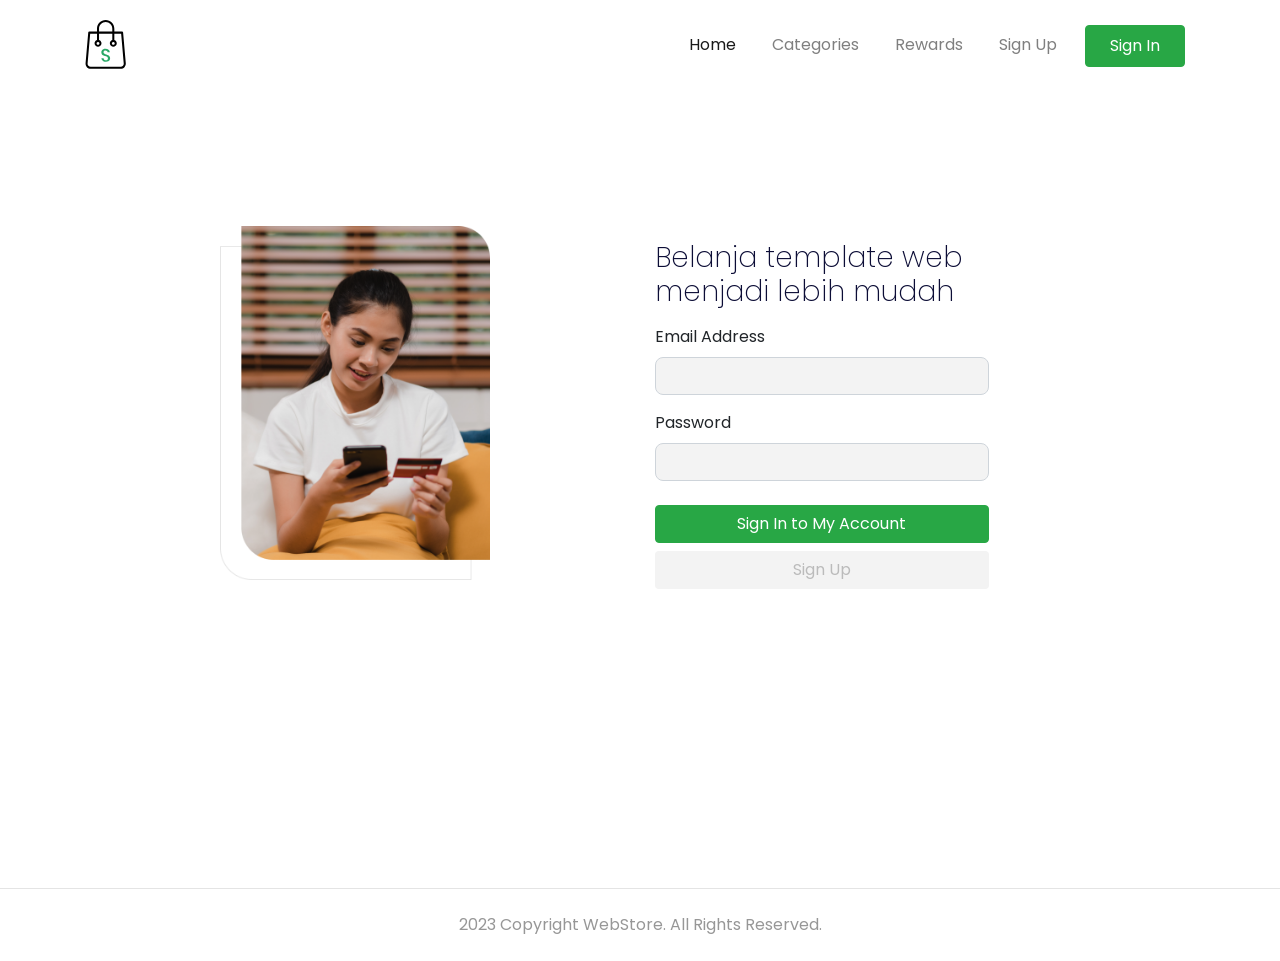
<file: login.html>
<!DOCTYPE html>
<html lang="en">

<head>
  <meta charset="utf-8" />
  <meta name="viewport" content="width=device-width, initial-scale=1, shrink-to-fit=no" />
  <meta name="description" content="" />
  <meta name="author" content="" />

  <title>Store - Your Best Marketplace</title>

  <link href="https://unpkg.com/aos@2.3.1/dist/aos.css" rel="stylesheet" />
  <link href="style/main.css" rel="stylesheet" />
  <!-- <link rel="stylesheet" href="vendor/bootstrap/css/bootstrap.min.css" /> -->
</head>

<body>
  <nav class="navbar navbar-expand-lg navbar-light navbar-store fixed-top navbar-fixed-top" data-aos="fade-down">
    <div class="container">
      <a href="/index.html" class="navbar-brand">
        <img src="images/logo.svg" alt="logo" class="" />
      </a>
      <button class="navbar-toggler" type="button" data-toggle="collapse" data-target="#navbarResponsive">
        <span class="navbar-toggler-icon"></span>
      </button>
      <div class="collapse navbar-collapse" id="navbarResponsive">
        <ul class="navbar-nav ml-auto">
          <li class="nav-item active">
            <a href="/index.html" class="nav-link">Home</a>
          </li>
          <li class="nav-item">
            <a href="/categories.html" class="nav-link">Categories</a>
          </li>
          <li class="nav-item">
            <a href="#" class="nav-link">Rewards</a>
          </li>
          <li class="nav-item">
            <a href="/register.html" class="nav-link">Sign Up</a>
          </li>
          <li class="nav-item">
            <a href="/login.html" class="btn btn-success nav-link px-4 text-white">Sign In</a>
          </li>
        </ul>
      </div>
    </div>
  </nav>



  <div class="page-content page-auth">
    <div class="section-store-auth" data-aos="fade-up">
      <div class="container">
        <div class="row align-items-center row-login">
          <div class="col-lg-6 text-center">
            <img src="images/login-placeholder.png" alt="" class="w-50 mb-4 mb-lg-none">
          </div>
          <div class="col-lg-5">
            <h2>
              Belanja template web <br> menjadi lebih mudah
            </h2>
            <form action="" class="mt-3">
              <div class="form-group">
                <label>Email Address</label>
                <input type="email" class="form-control w-75">
              </div>
              <div class="form-group">
                <label>Password</label>
                <input type="password" class="form-control w-75">
              </div>
              <a href="/dashboard.html" class="btn btn-success btn-block w-75 mt-4">
                Sign In to My Account
              </a>
              <a href="/register.html" class="btn btn-signup btn-block w-75 mt-2">
                Sign Up
              </a>
            </form>
          </div>
        </div>
      </div>
    </div>
  </div>

  <!-- Footer -->
  <footer>
    <div class="container">
      <div class="row">
        <div class="col-12 text-center">
          <p class="pt-4 pb-2">
            2023 Copyright WebStore. All Rights Reserved.
          </p>
        </div>
      </div>
    </div>
  </footer>

  <!-- Bootstrap core JavaScript -->
  <script src="/vendor/jquery/jquery.slim.min.js"></script>
  <script src="/vendor/bootstrap/js/bootstrap.bundle.min.js"></script>
  <script src="https://unpkg.com/aos@2.3.1/dist/aos.js"></script>
  <script>
    AOS.init();
  </script>
  <script src="/script/navbar-scroll.js"></script>
</body>

</html>
</file>
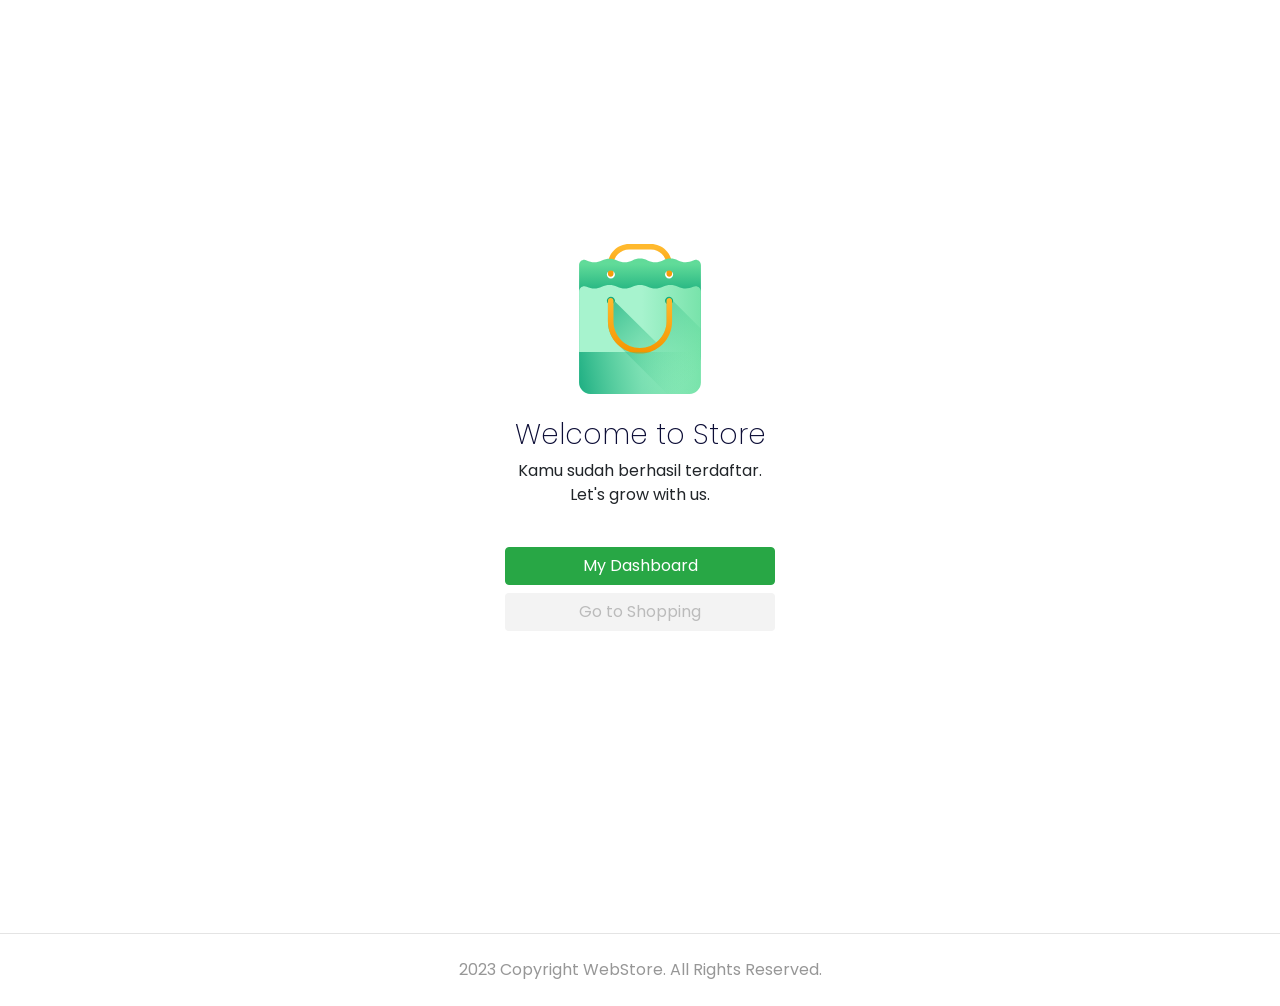
<file: register-success.html>
<!DOCTYPE html>
<html lang="en">

<head>
  <meta charset="utf-8" />
  <meta name="viewport" content="width=device-width, initial-scale=1, shrink-to-fit=no" />
  <meta name="description" content="" />
  <meta name="author" content="" />

  <title>Store - Your Best Marketplace</title>

  <link href="https://unpkg.com/aos@2.3.1/dist/aos.css" rel="stylesheet" />
  <link href="style/main.css" rel="stylesheet" />
  <!-- <link rel="stylesheet" href="vendor/bootstrap/css/bootstrap.min.css" /> -->
</head>

<body>

  <div class="page-content page-success">
    <div class="section-success" data-aos="zoom-in">
      <div class="container">
        <div class="row align-items-center row-login justify-content-center">
          <div class="col-lg-6 text-center">
            <img src="/images/success.svg" alt="" class="mb-4">
            <h2>
              Welcome to Store
            </h2>
            <p>
              Kamu sudah berhasil terdaftar. <br> Let's grow with us.
            </p>
            <div>
              <a href="/dashboard.html" class="btn btn-success w-50 mt-4">
                My Dashboard
              </a>
              <a href="/index.html" class="btn btn-signup w-50 mt-2">
                Go to Shopping
              </a>
            </div>
          </div>
        </div>
      </div>
    </div>
  </div>

  <!-- Footer -->
  <footer>
    <div class="container">
      <div class="row">
        <div class="col-12 text-center">
          <p class="pt-4 pb-2">
            2023 Copyright WebStore. All Rights Reserved.
          </p>
        </div>
      </div>
    </div>
  </footer>

  <!-- Bootstrap core JavaScript -->
  <script src="/vendor/jquery/jquery.slim.min.js"></script>
  <script src="/vendor/bootstrap/js/bootstrap.bundle.min.js"></script>
  <script src="https://unpkg.com/aos@2.3.1/dist/aos.js"></script>
  <script>
    AOS.init();
  </script>
  <script src="/script/navbar-scroll.js"></script>
</body>

</html>
</file>
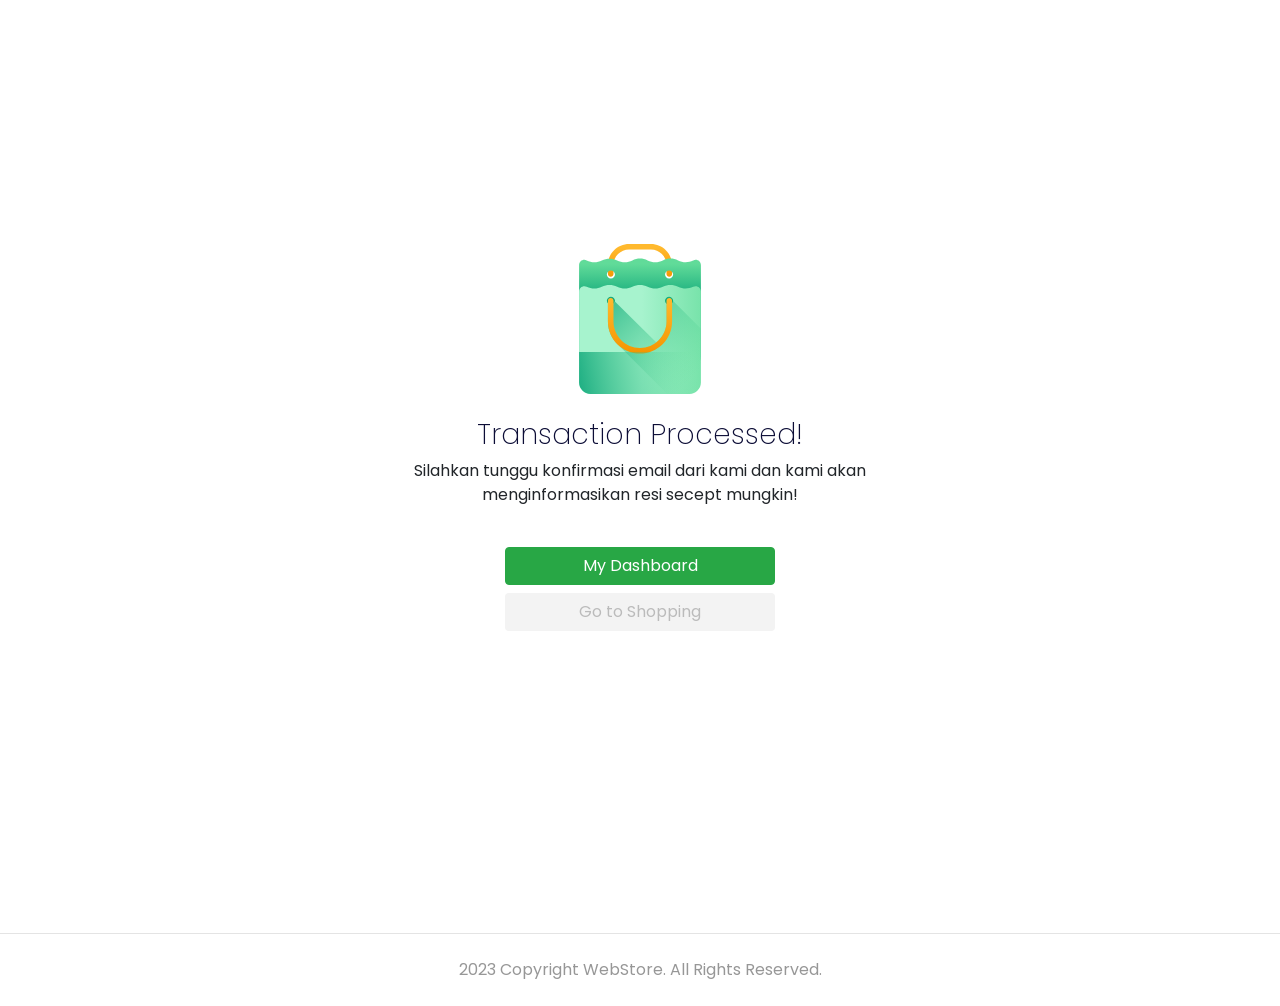
<file: success.html>
<!DOCTYPE html>
<html lang="en">

<head>
  <meta charset="utf-8" />
  <meta name="viewport" content="width=device-width, initial-scale=1, shrink-to-fit=no" />
  <meta name="description" content="" />
  <meta name="author" content="" />

  <title>Store - Your Best Marketplace</title>

  <link href="https://unpkg.com/aos@2.3.1/dist/aos.css" rel="stylesheet" />
  <link href="style/main.css" rel="stylesheet" />
  <!-- <link rel="stylesheet" href="vendor/bootstrap/css/bootstrap.min.css" /> -->
</head>

<body>

  <div class="page-content page-success">
    <div class="section-success" data-aos="zoom-in">
      <div class="container">
        <div class="row align-items-center row-login justify-content-center">
          <div class="col-lg-6 text-center">
            <img src="/images/success.svg" alt="" class="mb-4">
            <h2>
              Transaction Processed!
            </h2>
            <p>
              Silahkan tunggu konfirmasi email dari kami dan kami akan menginformasikan resi secept mungkin!
            </p>
            <div>
              <a href="/dashboard.html" class="btn btn-success w-50 mt-4">
                My Dashboard
              </a>
              <a href="/index.html" class="btn btn-signup w-50 mt-2">
                Go to Shopping
              </a>
            </div>
          </div>
        </div>
      </div>
    </div>
  </div>

  <!-- Footer -->
  <footer>
    <div class="container">
      <div class="row">
        <div class="col-12 text-center">
          <p class="pt-4 pb-2">
            2023 Copyright WebStore. All Rights Reserved.
          </p>
        </div>
      </div>
    </div>
  </footer>

  <!-- Bootstrap core JavaScript -->
  <script src="/vendor/jquery/jquery.slim.min.js"></script>
  <script src="/vendor/bootstrap/js/bootstrap.bundle.min.js"></script>
  <script src="https://unpkg.com/aos@2.3.1/dist/aos.js"></script>
  <script>
    AOS.init();
  </script>
  <script src="/script/navbar-scroll.js"></script>
</body>

</html>
</file>
